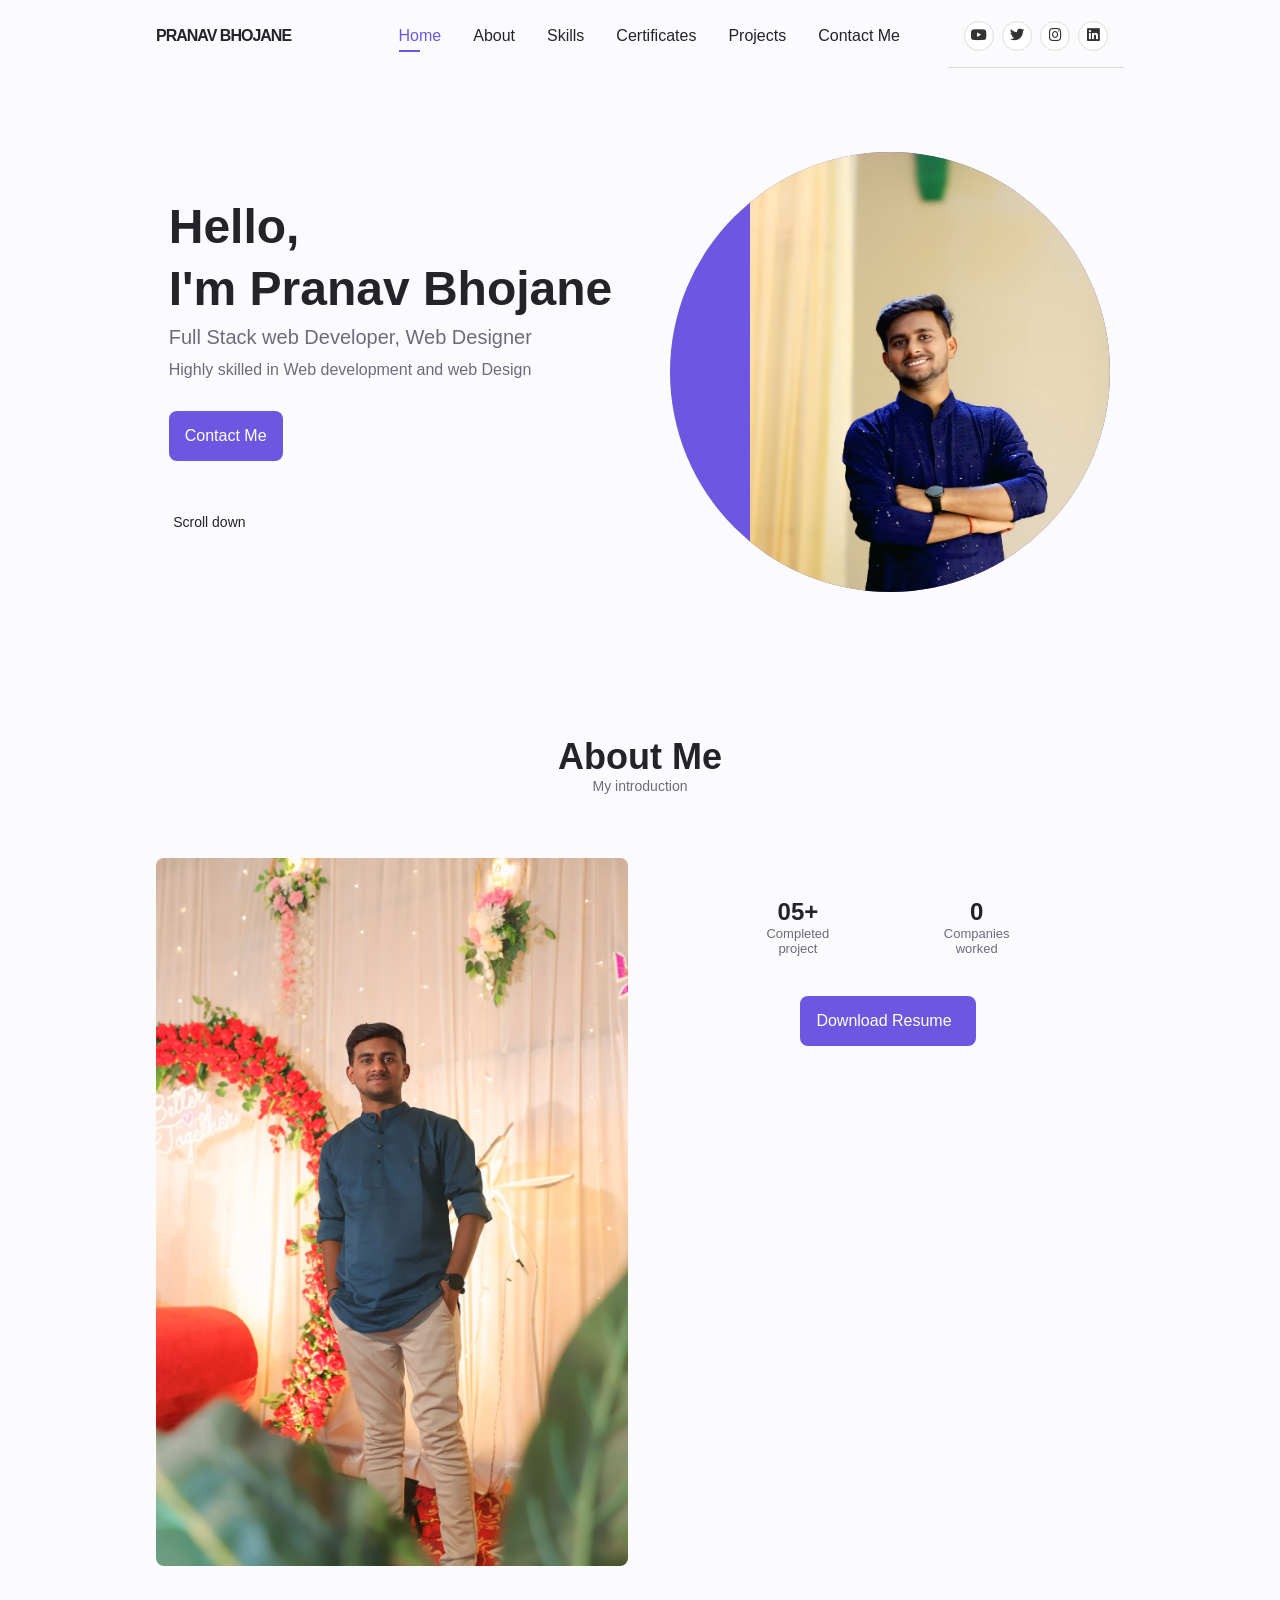
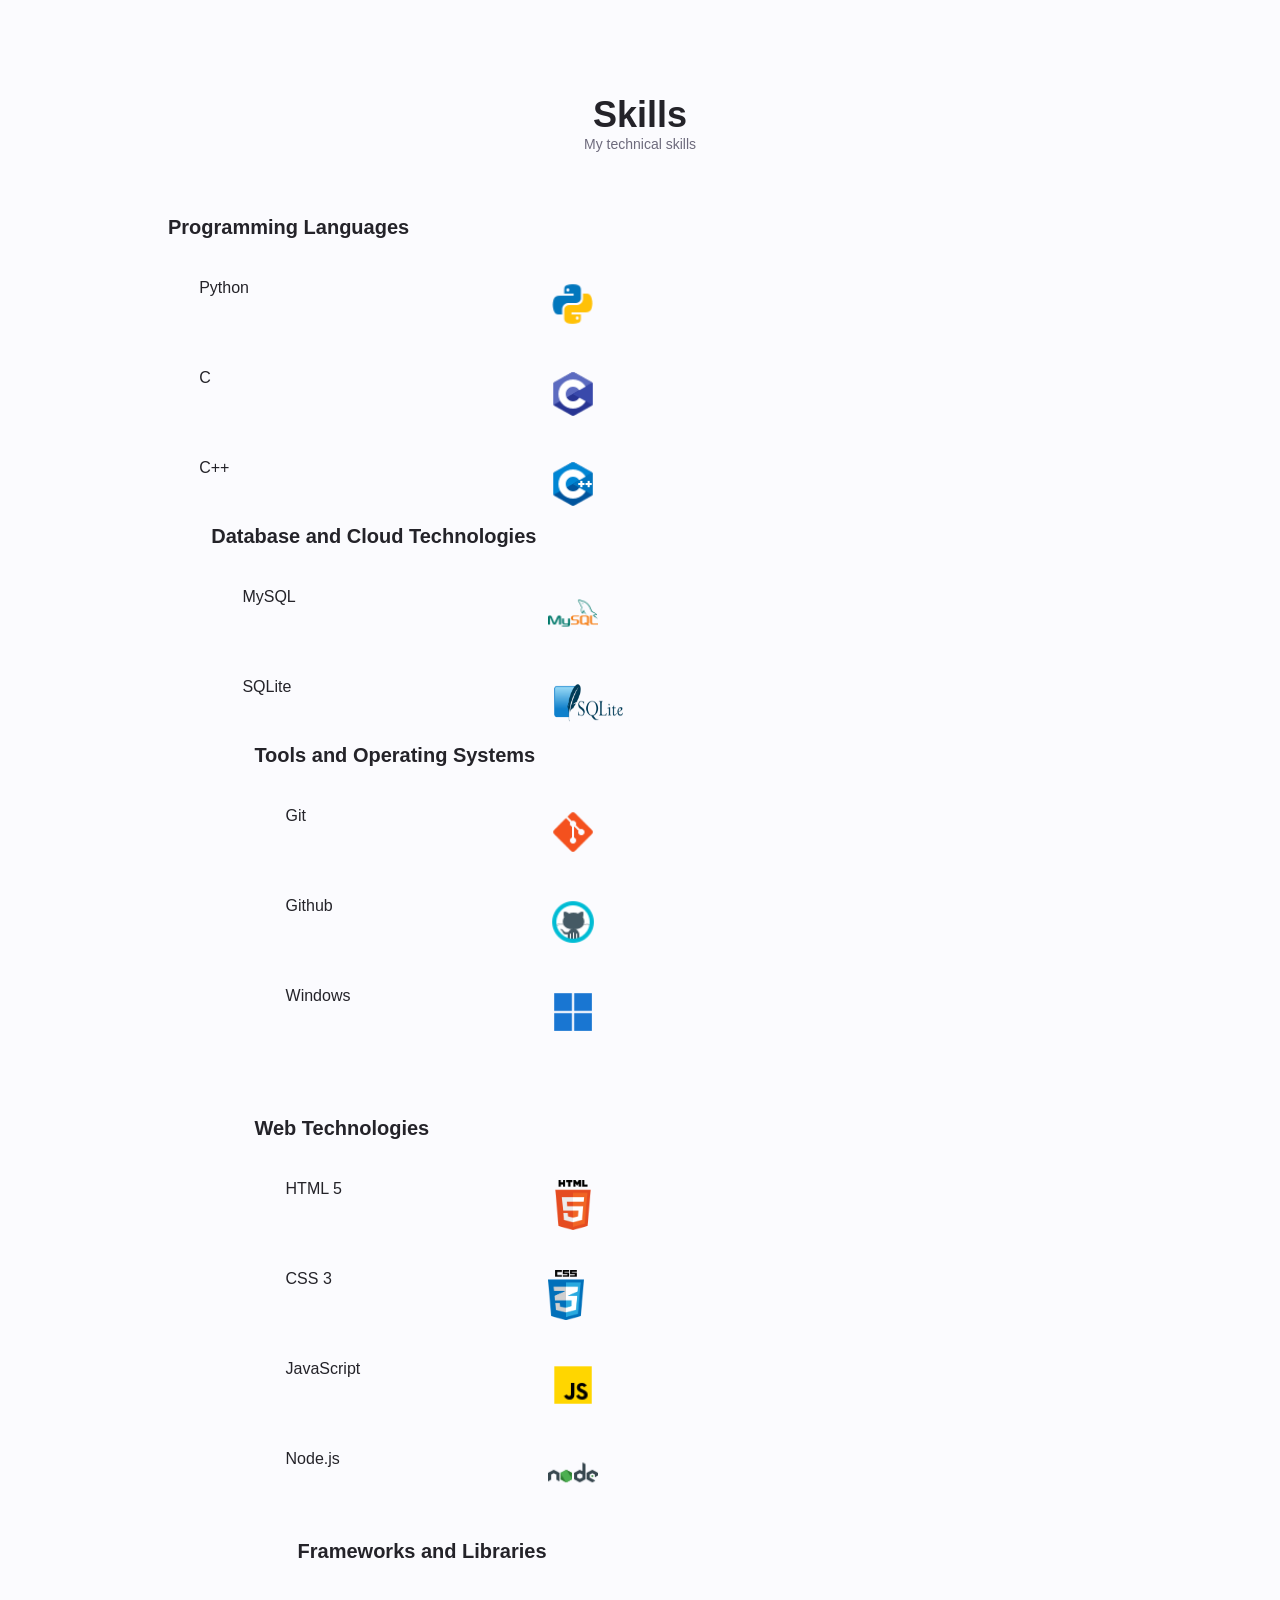
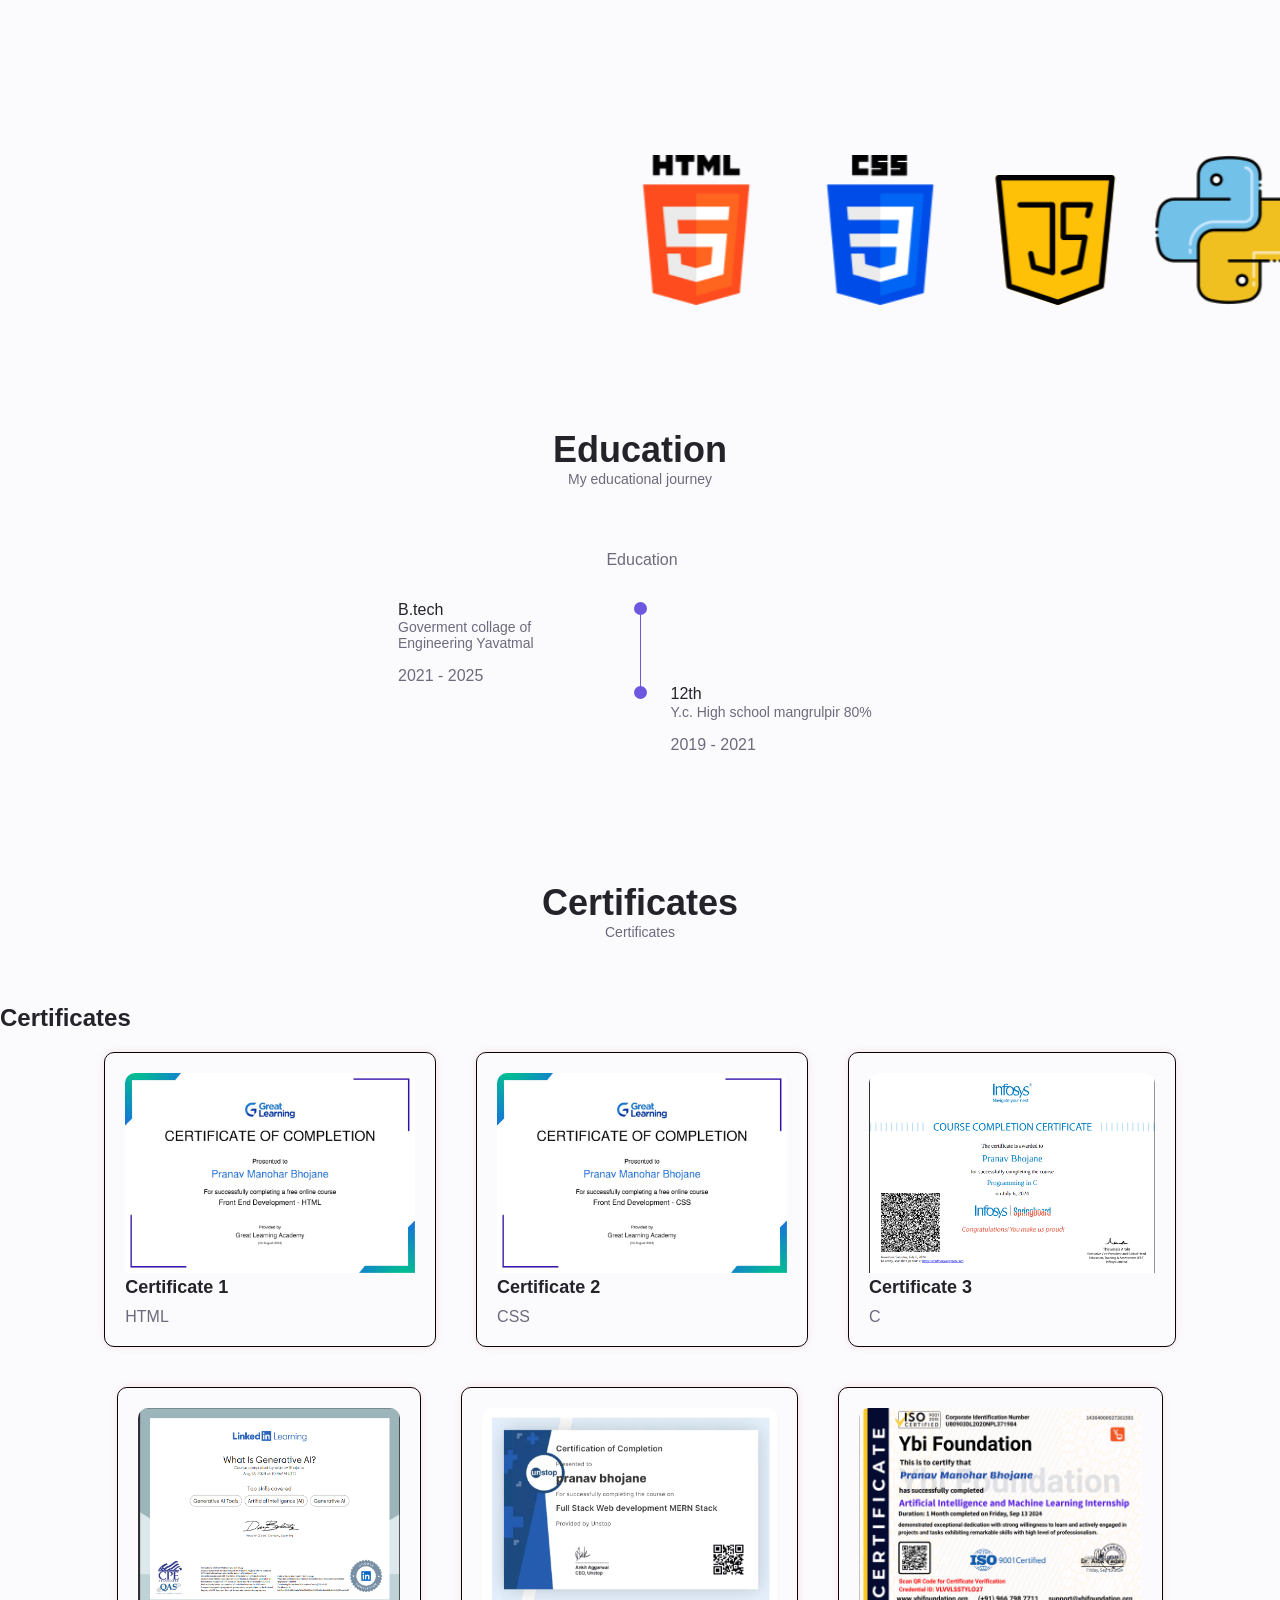
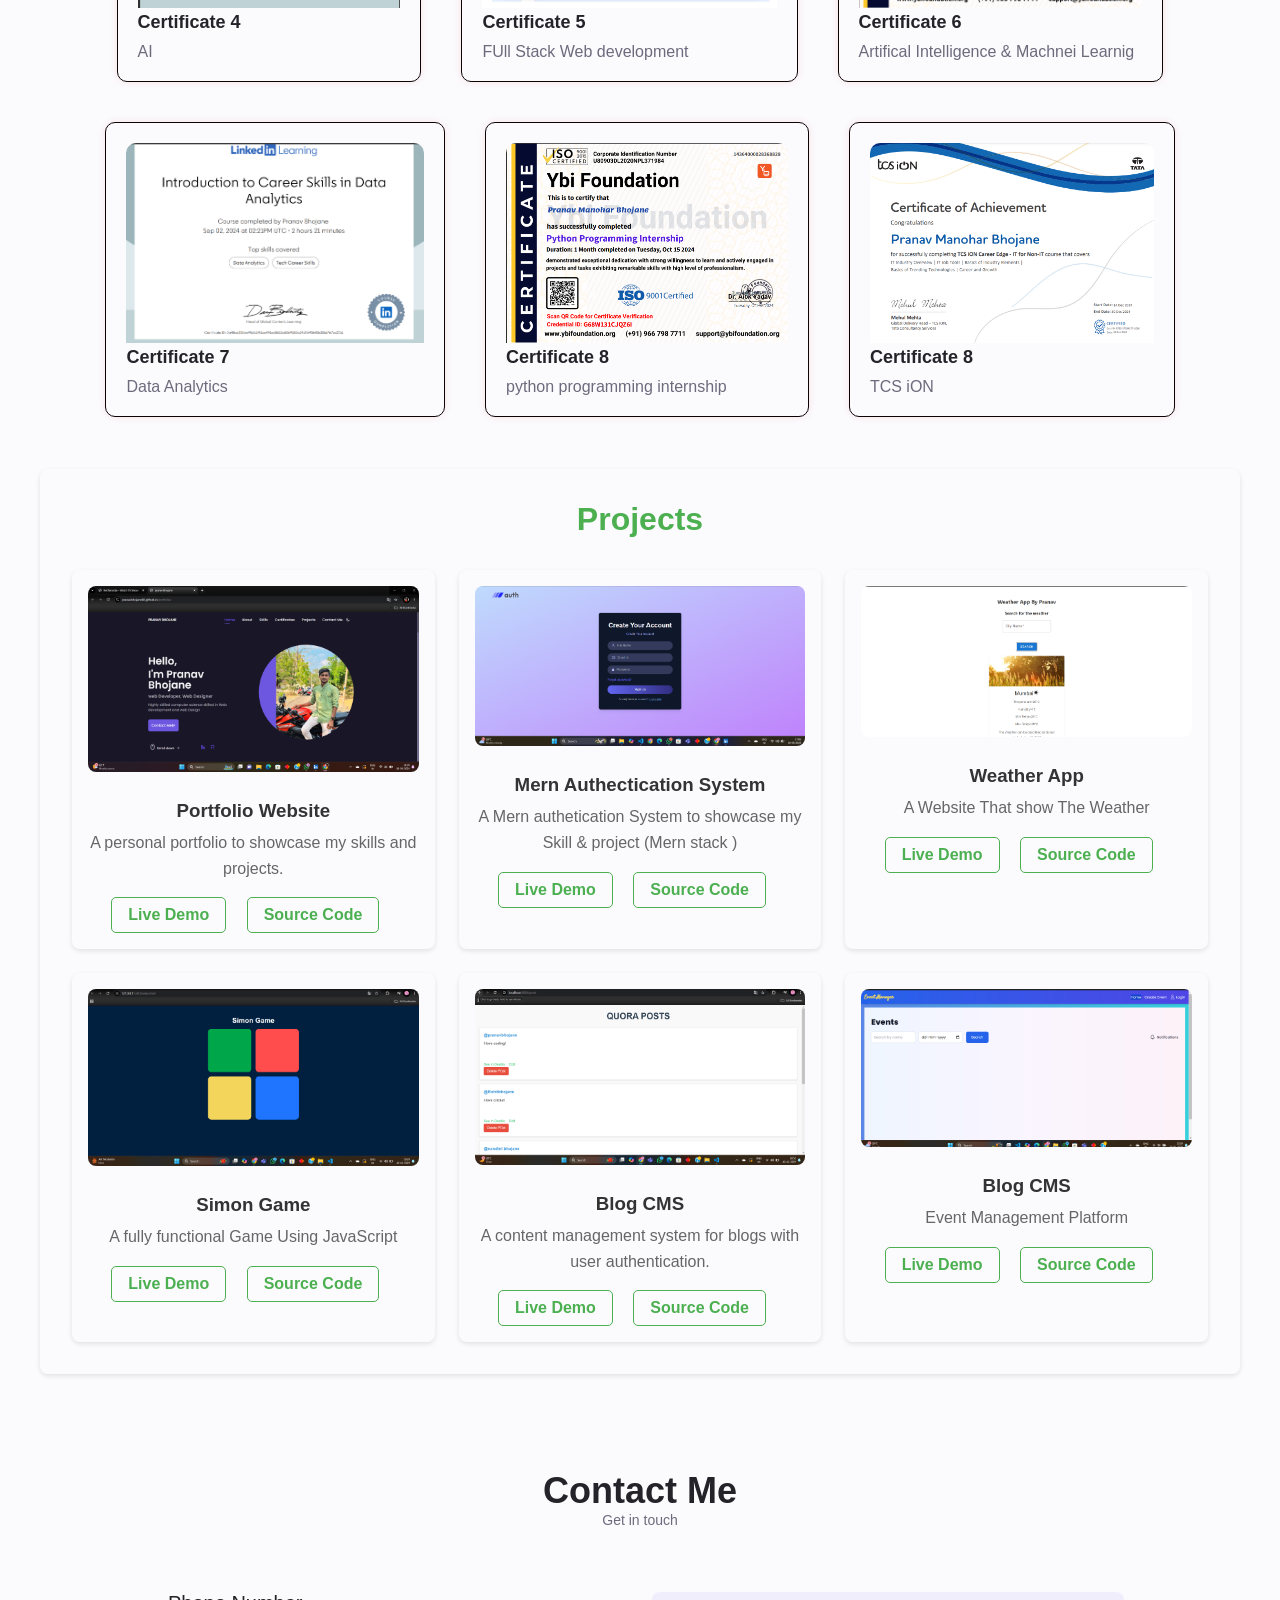
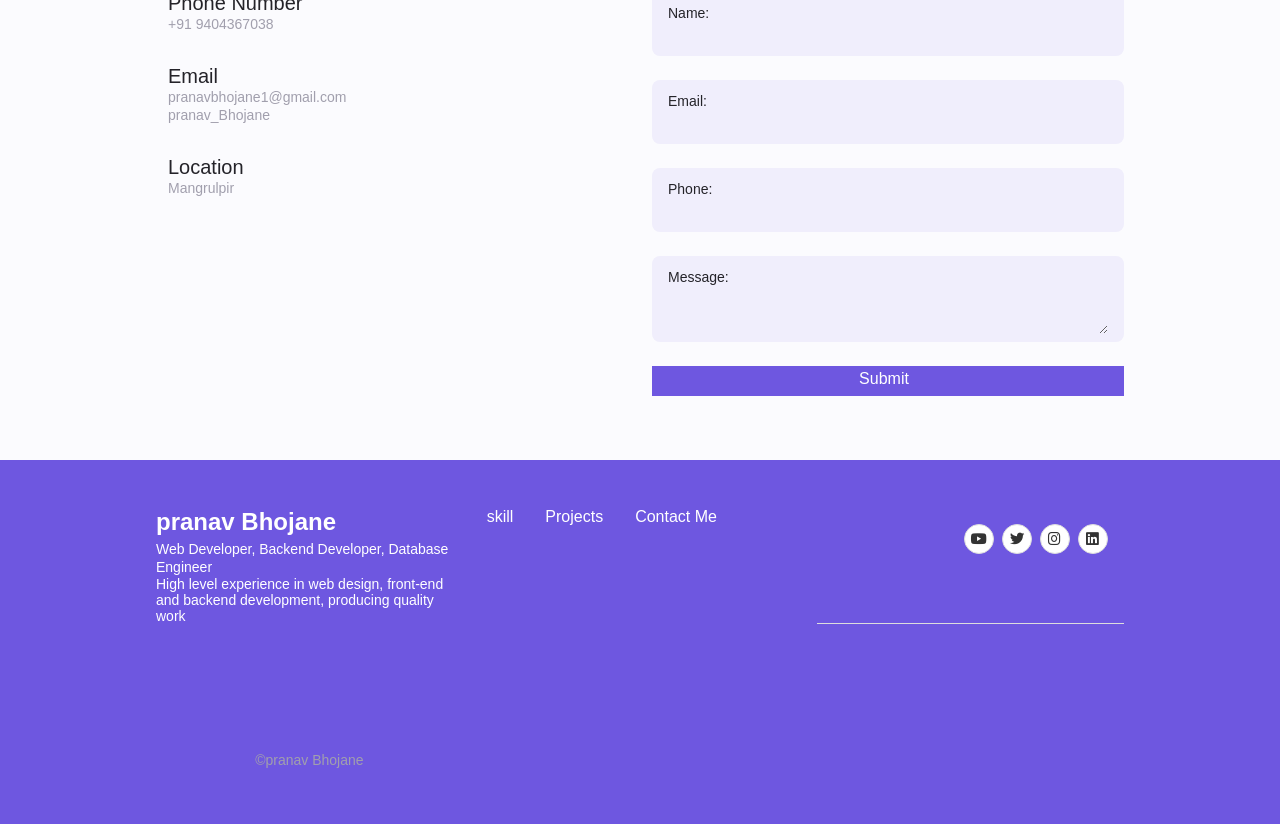
<file: index.html>
<!DOCTYPE html>
<html lang="en">

<head>
    <meta charset="UTF-8">
    <meta name="viewport" content="width=device-width, initial-scale=1.0">



    <!--==================== UNICONS ====================-->
    <link rel="stylesheet" href="https://unicons.iconscout.com/release/v3.0.6/css/line.css">
    <link rel="stylesheet" href="https://cdnjs.cloudflare.com/ajax/libs/font-awesome/6.6.0/css/all.min.css"
        integrity="sha512-Kc323vGBEqzTmouAECnVceyQqyqdsSiqLQISBL29aUW4U/M7pSPA/gEUZQqv1cwx4OnYxTxve5UMg5GT6L4JJg=="
        crossorigin="anonymous" referrerpolicy="no-referrer" />

    <link rel="icon" type="image/x-icon" href="css/img/portfolio.png">



    <!--==================== SWIPER CSS ====================-->
    <link rel="stylesheet" href="css/swiper-bundle.min.css">

    <!--==================== CSS ====================-->
    <link rel="stylesheet" href="css/style2.css">

    <link rel="stylesheet" href="css/project.css">


    <link rel="stylesheet" href="css/certificate.css">

    <link rel="stylesheet" href="css/style3.css">

    <title>pranav Bhojane</title>
</head>

<body>
    <!--==================== HEADER ====================-->
    <header class="header" id="header">
        <nav class="nav container">
            <a href="#home" class="nav_logo">
                pranav Bhojane
            </a>


            <div class="nav_menu" id="nav-menu">
                <ul class="nav_list">
                    <li class="nav-item">
                        <a href="#home" class="nav_link active_link">Home</a>
                    </li>
                    <li class="nav-item">
                        <a href="#about" class="nav_link">About</a>
                    </li>
                    <li class="nav-item">
                        <a href="#skills" class="nav_link">Skills</a>
                    </li>
                    <li class="nav-item">
                        <a href="#services" class="nav_link">Certificates</a>
                    </li>
                    <li class="nav-item">
                        <a href="#project" class="nav_link">Projects</a>
                    </li>
                    <li class="nav-item">
                        <a href="#contact" class="nav_link">Contact Me</a>
                    </li>
                </ul>

                <div class="nav_close" id="nav-close">
                    <i class="uil uil-times nav_close" id="nav-close"></i>

                </div>
            </div>

            <div class="nav_btns">
                <!--===== THEME CHANGE BUTTON =====-->
                <i class="uil uil-moon change_theme" id="theme-button"></i>

                <div class="nav_toogle" id="nav-toggle">
                    <i class="uil uil-bars"></i>
                </div>
            </div>

            <header2>
                <div class="top-bar">
                    <div class="social-icons">
                        <a href="https://youtube.com/@pranavbhojane8100?si=1j3TrvTkFAjTxSoy " target="_blank"
                            class="social-icon"><i class="fa-brands fa-youtube"></i></a>
                        <a href="https://x.com/Me02Pranav?t=wFcQpyRDzV1j2nhZgczfNw&s=09" target="_blank"
                            class="social-icon"><i class="fab fa-twitter"></i></a>
                        <a href="https://www.instagram.com/pranav_0809?igsh=MWM3MTN4eHd4cWY5eg==" target="_blank"
                            class="social-icon"><i class="fab fa-instagram"></i></a>
                        <a href="https://www.linkedin.com/in/pranav-bhojane-789b692b3?utm_source=share&utm_campaign=share_via&utm_content=profile&utm_medium=android_app"
                            target="_blank" class="social-icon"><i class="fa-brands fa-linkedin"></i></a>


                    </div>


                </div>
            </header2>

        </nav>

    </header>

    <!--==================== MAIN ====================-->
    <main class="main">
        <!--==================== HOME ====================-->
        <section class="home section" id="home">
            <div class="home_container container grid">
                <div class="home_img">
                    <img src="css/img/1741009247841.jpg" alt="">
                </div>

                <div class="home_data">
                    <h1 class="home_title">Hello,</h1>
                    <h2 class="home_title">I'm Pranav Bhojane</h2>
                    <h3 class="home_subtitle"> Full Stack web Developer, Web Designer</h3>
                    <p class="home_description">
                        Highly skilled in Web development and web Design
                    </p>
                    <a href="#contact" class="button button--flex">
                        Contact Me <i class="uil uil-message button__icon"></i>
                    </a>
                    <div class="home_scroll">
                        <a href="#about" class="home_scroll-button button--flex"></a>
                        <i class="uil uil-mouse-alt home_scroll-mouse"></i>
                        <span class="home_scroll-name">Scroll down</span>
                        <i class="uil uil-arrow-down home_scroll-arrow"></i>
                    </div>
                    <div class="home_social">
                        <span class="home_social-follow">Follow Me</span>
                        <div class="home_social-links">
                            <a href="https://www.linkedin.com/in/pranav-bhojane-789b692b3" target="_blank"
                                class="home_social-icon">
                                <i class="uil uil-linkedin-alt"></i>
                            </a>

                            <a href="https://github.com/pranavBhojane08" target="_blank" class="home_social-icon">
                                <i class="uil uil-github-alt"></i>
                            </a>
                        </div>
                    </div>

                    <div class="home_scroll_social">
                        <div class="home_scroll1">
                            <a href="#about" class="home_scroll-button button--flex"></a>
                            <i class="uil uil-mouse-alt home_scroll-mouse"></i>
                            <span class="home_scroll-name">Scroll down</span>
                            <i class="uil uil-arrow-down home_scroll-arrow"></i>
                        </div>
                        <div class="home_social1">
                            <div class="home_social-link">
                                <a href="https://www.linkedin.com/in/pranav-bhojane-789b692b3" target="_blank"
                                    class="home_social-icon">
                                    <i class="uil uil-linkedin-alt"></i>
                                </a>

                                <a href="https://github.com/pranavBhojane08" target="_blank"
                                    class="home_social-icon">
                                    <i class="uil uil-github-alt"></i>
                                </a>
                            </div>
                        </div>
                    </div>


                </div>
            </div>
        </section>

        <!--==================== ABOUT ====================-->
        <section class="about section" id="about">
            <h2 class="section__title">About Me</h2>
            <span class="section__subtitle">My introduction</span>


            <div class="about_container container grid">
                <img src="css/img/WhatsApp%20Image%202024-11-25%20at%2019.10.18_7171cbcc.jpg" alt="" class="about_img">

                <div class="about_data">
                    <p class="about_description">
                    </p>
                    <div class="about_info">
                        <div>
                            <span class="about_info-title">05+</span>
                            <span class="about_info-name">Completed <br>project</span>
                        </div>
                        <div>
                            <span class="about_info-title">0</span>
                            <span class="about_info-name">Companies <br>worked</span>
                        </div>
                    </div>
                    <div class="about_buttons">
                        <a href="https://www.linkedin.com/in/pranav-bhojane-789b692b3" target="_blank"
                            class="button button--flex">
                            Download Resume <i class="uil uil-download-alt button_icon"></i>
                        </a>
                    </div>
                </div>
            </div>
        </section>

          <!--==================== SKILLS ====================-->
        <section class="skills section" id="skills">
            <h2 class="section__title">Skills</h2>
            <span class="section__subtitle">My technical skills</span>

            <div class="skills_container container grid">
                <div>
                    <!--=========== SKILL 1 ============-->
                    <div class="skills_content skills_open">
                        <div class="skills_header">
                            <i class="uil uil-brackets-curly skills_icon"></i>

                            <div>
                                <h1 class="skills_title">Programming Languages</h1>

                            </div>

                                                        
                        </div>
                        <div class="skills_list grid">
                            <div class="skills_data">
                                <div class="skills_titles">
                                    <h3 class="skills_name">Python</h3>
                                    <div class = "skill_logo">
                                        <img src="css/img/python_logo.png" alt="N/A">
                                    </div>
                                </div>



                        </div>
                        <div class="skills_data">
                            <div class="skills_titles">
                                <h3 class="skills_name">C</h3>
                                <div class="skill_logo">
                                    <img src="css/img/c_logo.png" alt="N/A">
                                </div>
                            </div>

                        </div>
                        <div class="skills_data">
                            <div class="skills_titles">
                                <h3 class="skills_name">C++</h3>
                                <div class="skill_logo">
                                    <img src="css/img/cpp_logo.png" alt="N/A">
                                </div>
                            </div>

                            <!-- </div>
                            <div class="skills_data">
                                <div class="skills_titles">
                                    <h3 class="skills_name">Java</h3>
                                    <div class = "skill_logo">
                                        <img src="assets/img/java_logo.png" alt="N/A">
                                    </div>
                                </div>
                                 -->
                            <!-- </div>
                            <div class="skills_data">
                                <div class="skills_titles">
                                    <h3 class="skills_name">Dart</h3>
                                    <div class = "skill_logo">
                                        <img src="assets/img/dart_logo.png" alt="N/A">
                                    </div>
                                </div>
                                
                            </div>
                        </div>
                    </div> -->
                            <!--=========== SKILL 2 ============-->
                            <div class="skills_content skills_open">
                        <div class="skills_header">
                            <i class="uil uil-server-network skills_icon"></i>

                            <div>
                                <h1 class="skills_title">Database and Cloud Technologies</h1>
                                
                            </div>


                            </div>
                        <div class="skills_list grid">
                            <div class="skills_data">
                                <div class="skills_titles">
                                    <h3 class="skills_name">MySQL</h3>
                                    <div class = "skill_logo">
                                        <img src="css/img/mysql_logo.png" alt="N/A">
                                    </div>
                                </div>
                                
                            <!-- </div>
                            <div class="skills_data">
                                <div class="skills_titles">
                                    <h3 class="skills_name">Oracle</h3>
                                    <div class = "skill_logo">
                                        <img src="assets/img/oracle_logo.png" alt="N/A">
                                    </div>
                                </div> -->

                            </div>
                            <div class="skills_data">
                                <div class="skills_titles">
                                    <h3 class="skills_name">SQLite</h3>
                                    <div class = "skill_logo">
                                        <img src="css/img/sqlite_logo.png" alt="N/A">
                                    </div>
                                </div>
                            <!--                                 
                            </div>
                            <div class="skills_data">
                                <div class="skills_titles">
                                    <h3 class="skills_name">Azure</h3>
                                    <div class = "skill_logo">
                                        <img src="assets/img/azure_logo.png" alt="N/A">
                                    </div>
                                </div>
                                 -->
                            <!-- </div>
                            <div class="skills_data">
                                <div class="skills_titles">
                                    <h3 class="skills_name">AWS</h3>
                                    <div class = "skill_logo">
                                        <img src="assets/img/aws_logo.png" alt="N/A">
                                    </div>
                                </div>
                                
                            </div>
                        </div>
                    </div> -->
                            <!--=========== SKILL 5 ============-->
                            <div class="skills_content skills_open">
                        <div class="skills_header">
                            <i class="uil uil-brackets-curly skills_icon"></i>

                            <div>
                                <h1 class="skills_title">Tools and Operating Systems</h1>
                                
                            </div>


                        </div>
                        <div class="skills_list grid">
                            <div class="skills_data">
                                <div class="skills_titles">
                                    <h3 class="skills_name">Git</h3>
                                    <div class="skill_logo">
                                        <img src="css/img/git_logo.png" alt="N/A">
                                    </div>
                                </div>

                            </div>
                            <div class="skills_data">
                                <div class="skills_titles">
                                    <h3 class="skills_name">Github</h3>
                                    <div class="skill_logo">
                                        <img src="css/img/github_logo.png" alt="N/A">
                                    </div>
                                </div>

                            </div>
                            <!-- <div class="skills_data">
                                <div class="skills_titles">
                                    <h3 class="skills_name">Android Studio</h3>
                                    <div class = "skill_logo">
                                        <img src="assets/img/androidstudio_logo.png" alt="N/A">
                                    </div>
                                </div> -->

                            <!-- </div>
                            <div class="skills_data">
                                <div class="skills_titles">
                                    <h3 class="skills_name">PyCharm</h3>
                                    <div class = "skill_logo">
                                        <img src="assets/img/pycharm_logo.png" alt="N/A">
                                    </div>
                                </div> -->

                            <!-- </div>
                            <div class="skills_data">
                                <div class="skills_titles">
                                    <h3 class="skills_name">Linux</h3>
                                    <div class = "skill_logo">
                                        <img src="assets/img/linux_logo.png" alt="N/A">
                                    </div>
                                </div>
                                
                            </div> -->

                            <div class="skills_data">
                                <div class="skills_titles">
                                    <h3 class="skills_name">Windows</h3>
                                    <div class="skill_logo">
                                        <img src="css/img/windows_logo.png" alt="N/A">
                                    </div>
                                </div>

                            </div>
                        </div>
                    </div>
                </div>
                <div>
                    <!--=========== SKILL 3 ============-->
                    <div class="skills_content skills_open">
                        <div class="skills_header">
                            <i class="uil uil-server-network skills_icon"></i>

                            <div>
                                <h1 class="skills_title">Web Technologies</h1>

                            </div>


                        </div>
                        <div class="skills_list grid">
                            <div class="skills_data">
                                <div class="skills_titles">
                                    <h3 class="skills_name">HTML 5</h3>
                                    <div class="skill_logo">
                                        <img src="css/img/html_logo.png" alt="N/A">
                                    </div>
                                </div>

                            </div>
                            <div class="skills_data">
                                <div class="skills_titles">
                                    <h3 class="skills_name">CSS 3</h3>
                                    <div class="skill_logo">
                                        <img src="css/img/css_logo.png" alt="N/A">
                                    </div>
                                </div>

                            </div>
                            <div class="skills_data">
                                <div class="skills_titles">
                                    <h3 class="skills_name">JavaScript</h3>
                                    <div class="skill_logo">
                                        <img src="css/img/javascript_logo.png" alt="N/A">
                                    </div>
                                </div>

                            </div>
                            <div class="skills_data">
                                <div class="skills_titles">
                                    <h3 class="skills_name">Node.js</h3>
                                    <div class = "skill_logo">
                                        <img src="css/img/nodejs_logo.png" alt="N/A">
                                    </div>
                                </div>
                                
                            </div>

                            <!-- <div class="skills_data">
                                <div class="skills_titles">
                                    <h3 class="skills_name">Chart.js</h3>
                                    <div class = "skill_logo">
                                        <img src="assets/img/chartjs_logo.png" alt="N/A">
                                    </div>
                                </div> -->

                            <!-- </div>
                            <div class="skills_data">
                                <div class="skills_titles">
                                    <h3 class="skills_name">PHP</h3>
                                    <div class = "skill_logo">
                                        <img src="assets/img/php_logo.png" alt="N/A">
                                    </div>
                                </div>
                                
                            </div>
                        </div>
                    </div> -->
                            <!--=========== SKILL 4 ============-->
                            <div class="skills_content skills_open">
                        <div class="skills_header">
                            <i class="uil uil-server-network skills_icon"></i>

                            <div>
                                <h1 class="skills_title">Frameworks and Libraries</h1>
                                
                            </div>


                            <!-- </div>
                        <div class="skills_list grid">
                            <div class="skills_data">
                                <div class="skills_titles">
                                    <h3 class="skills_name">Flask</h3>
                                    <div class = "skill_logo">
                                        <img src="assets/img/flask_logo.png" alt="N/A">
                                    </div>
                                </div> -->

                            <!-- </div>
                            <div class="skills_data">
                                <div class="skills_titles">
                                    <h3 class="skills_name">Django</h3>
                                    <div class = "skill_logo">
                                        <img src="assets/img/django_logo.png" alt="N/A">
                                    </div>
                                </div> -->

                            <!-- </div>
                            <div class="skills_data">
                                <div class="skills_titles">
                                    <h3 class="skills_name">Flutter</h3>
                                    <div class = "skill_logo">
                                        <img src="assets/img/flutter_logo.png" alt="N/A">
                                    </div>
                                </div> -->

                            <!-- </div>
                            <div class="skills_data">
                                <div class="skills_titles">
                                    <h3 class="skills_name">NumPy</h3>
                                    <div class = "skill_logo">
                                        <img src="assets/img/numpy_logo.png" alt="N/A">
                                    </div>
                                </div> -->
                            <!--                                 
                            </div>
                            <div class="skills_data">
                                <div class="skills_titles">
                                    <h3 class="skills_name">Pandas</h3>
                                    <div class = "skill_logo">
                                        <img src="assets/img/pandas_logo.png" alt="N/A">
                                    </div>
                                </div>
                                 -->
                            <!-- </div>
                            <div class="skills_data">
                                <div class="skills_titles">
                                    <h3 class="skills_name">Scikit-learn</h3>
                                    <div class = "skill_logo">
                                        <img src="assets/img/scikit_logo.png" alt="N/A">
                                    </div>
                                </div> -->

                            <!-- </div>
                            <div class="skills_data">
                                <div class="skills_titles">
                                    <h3 class="skills_name">Matplotlib</h3>
                                    <div class = "skill_logo">
                                        <img src="assets/img/matplotlib_logo.jpeg" alt="N/A">
                                    </div>
                                </div> -->

                        </div>
                    </div>
                </div>
            </div>
            </div>



            


        </section>
        <div style="margin-bottom: 20px;">
            <marquee behavior="scroll" direction="left" scrollamount="15" loop="infinite" style="width: 100%;">
                <img src="css/img/company-logo1.png" alt="Web Development"
                    style="width: 150px; height: auto; margin-right: 30px; ">
                <img src="css/img/company-logo2.png" alt="Web Development"
                    style="width: 150px; height: auto; margin-right: 30px;">
                <img src="css/img/company-logo3.png" alt="Web Development"
                    style="width: 130px; height: auto; margin-right: 30px;">
                <img src="css/img/company-logo4.png" alt="Web Development"
                    style="width: 150px; height: auto; margin-right: 30px;">
                <img src="css/img/company-logo5.png" alt="Web Development"
                    style="width: 150px; height: auto; margin-right: 30px;">
                <img src="css/img/company-logo6.png" alt="Web Development"
                    style="width: 150px; height: auto; margin-right: 30px;">
                <!-- <img src="png/company-logo7.png" alt="Web Development"
                    style="width: 150px; height: auto; margin-right: 30px;">
                <img src="png/company-logo8.png" alt="Web Development"
                    style="width: 150px; height: auto; margin-right: 30px;">
                <img src="png/company-logo9.png" alt="Web Development"
                    style="width: 150px; height: auto; margin-right: 30px;">
                <img src="png/company-logo10.png" alt="Web Development"
                    style="width: 210px; height: auto; margin-right: 30px;">
                <img src="png/company-logo11.png" alt="Web Development"
                    style="width: 80px; height: auto; margin-right: 30px;">
                <img src="png/company-logo12.png" alt="Web Development"
                    style="width: 120px; height: auto; margin-right: 30px;">
                <img src="png/company-logo13.png" alt="Web Development"
                    style="width: 210px; height: auto; margin-right: 30px;"> -->
                <img src="css/img/company-logo14.png" alt="Web Development"
                    style="width: 210px; height: auto; margin-right: 30px;">
                <!-- <img src="png/company-logo15.png" alt="Web Development"
                    style="width: 190px; height: auto; margin-right: 30px;"> -->

            </marquee>
        </div>
        <!--==================== QUALIFICATION ====================-->
        <section class="qualification section">
            <h2 class="section__title">Education</h2>
            <span class="section__subtitle">My educational journey</span>

            <div class="qualification_container container">
                <div class="qualification_tabs">
                    <div class="qualificaction_button button--flex qualification_active" data-target="#education">
                        <i class="uil uil-graduation-cap qualification_icon"></i>
                        Education
                    </div>
                </div>

                <div class="qualification_sections">
                    <!--========== QUALIFICATION CONTENT 1 ==========-->
                    <div class="qualification_content qualification_active" data-content id="education">
                        <!--============= QUALIFICATION 1 ===========-->
                        <div class="qualification_data">
                            <div>
                                <h3 class="qualification_title">B.tech</h3>
                                <span class="qualification_subtitle">Goverment collage of Engineering Yavatmal</span>
                                <div class="qualificaation_calender">
                                    <i class="uil uil-calender-alt"></i>
                                    2021 - 2025
                                </div>
                            </div>
                            <div>
                                <span class="qualification_rounder"></span>
                                <span class="qualification_line"></span>
                            </div>
                        </div>

                        <!--============= QUALIFICATION 2 ===========-->
                        <div class="qualification_data">
                            <div></div>

                            <div>
                                <span class="qualification_rounder"></span>
                                <!--<span class="qualification_line"></span>-->
                            </div>

                            <div>
                                <h3 class="qualification_title">12th</h3>
                                <span class="qualification_subtitle">Y.c. High school mangrulpir
                                    80%
                                </span>
                                <div class="qualificaation_calender">
                                    <i class="uil uil-calender-alt"></i>
                                    2019 - 2021
                                </div>
                            </div>

                        </div>
                    </div>
                    <!--========== QUALIFICATION CONTENT 2 ==========-->
                    <div class="qualification_content" data-content id="work">
                        <!--============= QUALIFICATION 1 ===========-->
                        <div class="qualification_data">
                            <div>
                                <h3 class="qualification_title">Mechanical Enginner</h3>
                                <span class="qualification_subtitle">Apple Inc - Germany</span>
                                <div class="qualificaation_calender">
                                    <i class="uil uil-calender-alt"></i>
                                    2016 - 2018
                                </div>
                            </div>
                            <div>
                                <span class="qualification_rounder"></span>
                                <span class="qualification_line"></span>
                            </div>
                        </div>
                    </div>
                </div>
            </div>
        </section>




        <!--==================== SERVICES ====================-->
        <section class="services section" id="services">
            <h2 class="section__title">Certificates</h2>
            <span class="section__subtitle">Certificates</span>



            <h2>Certificates</h2>
            <div class="certificate-container">
                <div class="certificate">
                    <img src="css/img/HTML certificate.jpg" alt="Certificate 1">
                    <h3>Certificate 1</h3>
                    <p>HTML</span></p>
                </div>
                <div class="certificate">
                    <img src="css/img/CSS certificate.jpg" alt="Certificate 2">
                    <h3>Certificate 2</h3>
                    <p>CSS</span></p>
                </div>
                <div class="certificate">
                    <img src="css/img/c certificate.png" alt="Certificate 3">
                    <h3>Certificate 3</h3>
                    <p>C</span></p>
                </div>
                <div class="certificate">
                    <img src="css/img/Ai.png" alt="Certificate 4">
                    <h3>Certificate 4</h3>
                    <p>AI</span></p>
                </div>
                <div class="certificate">
                    <img src="css/img/Screenshot (18).png" alt="Certificate 5">
                    <h3>Certificate 5</h3>
                    <p>FUll Stack Web development</span></p>
                </div>
                <div class="certificate">
                    <img src="css/img/Screenshot 2024-09-26 151842.png" alt="Certificate 6">
                    <h3>Certificate 6</h3>
                    <p>Artifical Intelligence & Machnei Learnig</span></p>
                </div>
                <div class="certificate">
                    <img src="css/img/Screenshot 2024-09-26 151919.png" alt="Certificate 7">
                    <h3>Certificate 7</h3>
                    <p>Data Analytics</span></p>
                </div>
                <div class="certificate">
                    <img src="css/img/Screenshot 2024-10-15 230016.png" alt="Certificate 8">
                    <h3>Certificate 8</h3>
                    <p>python programming internship</span></p>
                </div>
                 <div class="certificate">
                    <img src="css/img/Screenshot 2024-12-30 214937.png" alt="Certificate 8">
                    <h3>Certificate 8</h3>
                    <p>TCS iON </span></p>
                </div>

                <!-- add more certificates here -->
            </div>

        </section>

         <!-- project section -->
          <section  class="project section" id="projects">
            <h2>Projects</h2>
            <div class="project-container">
                <div class="project">
                    <img src="css/img/Screenshot (10).png" alt="Portfolio Website">
                    <h3>Portfolio Website</h3>
                    <p>A personal portfolio to showcase my skills and projects.</p>
                    <a href="https://pranavbhojane-portfolio.netlify.app/" target="_blank">Live Demo</a>
                    <a href="https://github.com/pranavBhojane08/portfolio" target="_blank">Source Code</a>
                </div>
                <div class="project">
                    <img src="css/img/Screenshot 2025-08-20 170619.png" alt="Mern Website">
                    <h3>Mern Authectication System</h3>
                    <p>A Mern authetication System to showcase my Skill & project (Mern stack )</p>
                    <a href="https://mern-authetication-1.onrender.com" target="_blank">Live Demo</a>
                    <a href="https://github.com/pranavBhojane08/Mern-authetication" target="_blank">Source Code</a>
                </div>
                      <div class="project">
                    <img src="css/img/Screenshot 2025-04-10 103942.png" alt="Portfolio Website">
                    <h3>Weather App</h3>
                    <p>A Website That show The Weather</p>
                    <a href="https://weather-appvite.netlify.app/" target="_blank">Live Demo</a>
                    <a href="https://github.com/pranavBhojane08/Weather-App" target="_blank">Source Code</a>
                </div>
                <div class="project">
                    <img src="css/img/Screenshot 2024-12-12 192838.png" alt="E-commerce App">
                    <h3>Simon Game</h3>
                    <p>A fully functional Game Using JavaScript</p>
                    <a href="https://simon-01game.netlify.app/" target="_blank">Live Demo</a>
                    <a href="https://github.com/pranavBhojane08/simon-game" target="_blank">Source Code</a>
                </div>
                <div class="project">
                    <img src="css/img/Screenshot 2024-12-12 185217.png" alt="Blog CMS">
                    <h3>Blog CMS</h3>
                    <p>A content management system for blogs with user authentication.</p>
                    <a href="https://github.com/pranavBhojane08/REST_API" target="_blank">Live Demo</a>
                    <a href="https://github.com/pranavBhojane08/REST_API" target="_blank">Source Code</a>
                </div>
                <div class="project">
                    <img src="css/img/Screenshot 2025-01-13 222039.png" alt="Blog CMS">
                    <h3>Blog CMS</h3>
                    <p>Event Management Platform</p>
                    <a href="https://event-managment-platform.netlify.app/" target="_blank">Live Demo</a>
                    <a href="https://github.com/pranavBhojane08/frontend" target="_blank">Source Code</a>
                </div>
            </div>
        </section>


        <!--============== SERVICES 1 =============-->
        <!-- <div class = "service_box">

                    <h4 style="float:left;" class="services_modal-title">Graduate Research Assistant</h4>
                    <h4 style="float:right;" class="services_modal-title">October 2022 - Present</h4>
                    <br>
                    <br>
                    <br>
                    <h6 style="float:inline-start;" class="services_modal-title"> <ul> UTA Center for Rural Health and Nursing</h6>
                    
                    <ul class="services_modal-services grid">
                        <li class="services_modal-service">
                            <i class="uil uil-check-circle services_modal-icon"></i>
                            <p>Gather rural health data by performing web scrapping using Python.</p>
                        </li>
                        <li class="services_modal-service">
                            <i class="uil uil-check-circle services_modal-icon"></i>
                            <p>Analyzing healthcare quantitative data using SAS statistical software.</p>
                        </li>
                        <li class="services_modal-service">
                            <i class="uil uil-check-circle services_modal-icon"></i>
                            <p>Helping with community assessments for developing project plans and helping with implementation.</p>
                        </li>
                    </ul>

                </div>
                    
                        
                <br>    
                 -->
        <!--============== SERVICES 2 =============-->

        <!-- <div class = "service_box">

                        <h4 style="float:left;" class="services_modal-title">Software Developer Intern (Flutter)</h4>
                        <h4 style="float:right;" class="services_modal-title">June 2020 - December 2020 </h4>
                        <br>
                        <h6 style="float:left;" class="services_modal-title">Shah and Anchor Kutchhi Engineering College</h6>
                        <br>
                        <br>
                        <br>
                        <br>
                        <ul class="services_modal-services grid">
                            <li class="services_modal-service">
                                <i class="uil uil-check-circle services_modal-icon"></i>
                                <p>Designed and developed UI components for the application using Flutter framework.</p>
                            </li>
                            <li class="services_modal-service">
                                <i class="uil uil-check-circle services_modal-icon"></i>
                                <p>Implemented customized Google Sign-in functionality using Firebase.</p>
                            </li>
                            <li class="services_modal-service">
                                <i class="uil uil-check-circle services_modal-icon"></i>
                                <p>Integrated Firebase Cloud Store database with the application for storing the user data.</p>
                            </li>
                        </ul>
                    </div>

            </section> -->

        <!--==================== PORTFOLIO ====================-->
        <!-- <section class="portfolio section" id="portfolio">
              <h2 class="section__title">Projects</h2>  
              <span class="section__subtitle">Most recent work</span>

              <div class="portfolio_container container swiper-container">
                <div class="swiper-wrapper"> -->
        <!--============ PORTFOLIO 1 ==============-->
        <!-- <div class="portfolio_content grid swiper-slide">
                        <img src="css/img/portfolio1.jpeg" alt="" class="portfolio_img">

                        <div class="portfolio_data">
                            <h3 class="portfolio_title">Distributed File Synchronization (Python, Socket Programming)</h3>
                            <p class="portfolio_description">
                                Website adaptable to all devices,with ui description
                                and animated interactions.
                            </p>
                            <a href="#" class="button button--flex button--small portfolio_button">
                                Demo 
                                <i class="uil uil-arrow-right button__icon"></i>
                            </a>
                        </div>
                    </div> -->
        <!--============ PORTFOLIO 2 ==============-->
        <!-- <div class="portfolio_content grid swiper-slide">
                        <img src="css/img/portfolio2.jpeg" alt="" class="portfolio_img">

                        <div class="portfolio_data">
                            <h3 class="portfolio_title">Netflix Database Management (React, Node, Oracle SQL)</h3> -->
        <!-- <p class="portfolio_description">
                                POS App description
                            </p> -->
        <!-- <a href="#" class="button button--flex button--small portfolio_button">
                                Demo 
                                <i class="uil uil-arrow-right button__icon"></i>
                            </a>
                        </div>
                    </div> -->
        <!-- ============ PORTFOLIO 3 ==============
                    <div class="portfolio_content grid swiper-slide">
                        <img src="css/img/" alt="" class="portfolio_img">

                        <div class="portfolio_data">
                            <h3 class="portfolio_title">Python web interface (Python, Flask, PyODBC, Azure, Chart.js, Redis)</h3> -->
        <!-- <p class="portfolio_description">
                                Website adaptable to all devices,with ui description
                                and animated interactions.
                            </p> -->
        <!-- <a href="#" class="button button--flex button--small portfolio_button">
                                Demo 
                                <i class="uil uil-arrow-right button__icon"></i>
                            </a>
                        </div>
                    </div> -->

        <!--============ PORTFOLIO 4 ==============-->
        <!-- <div class="portfolio_content grid swiper-slide">
                        <img src="assets/img/portfolio3.jpeg" alt="" class="portfolio_img">

                        <div class="portfolio_data">
                            <h3 class="portfolio_title">Detection of Bots on Twitter using Machine Learning</h3> -->
        <!-- <p class="portfolio_description">
                                Website adaptable to all devices,with ui description
                                and animated interactions.
                            </p> -->
        <!-- <a href="#" class="button button--flex button--small portfolio_button">
                                Demo 
                                <i class="uil uil-arrow-right button__icon"></i>
                            </a>
                        </div>
                    </div> -->


        <!--============ PORTFOLIO 5 ==============-->
        <!-- <div class="portfolio_content grid swiper-slide">
                        <img src="assets/img/portfolio3.jpeg" alt="" class="portfolio_img">

                        <div class="portfolio_data">
                            <h3 class="portfolio_title">Hospital Management System</h3>
                            <p class="portfolio_description">
                                Website adaptable to all devices,with ui description
                                and animated interactions.
                            </p>
                            <a href="#" class="button button--flex button--small portfolio_button">
                                Demo 
                                <i class="uil uil-arrow-right button__icon"></i>
                            </a>
                        </div>
                    </div> -->


        <!--============ PORTFOLIO 6 ==============-->
        <!-- <div class="portfolio_content grid swiper-slide">
                        <img src="assets/img/portfolio3.jpeg" alt="" class="portfolio_img">

                        <div class="portfolio_data">
                            <h3 class="portfolio_title">Patient Information System (Python, Tkinter, SQLite3)</h3>
                            <p class="portfolio_description">
                                Website adaptable to all devices,with ui description
                                and animated interactions.
                            </p>
                            <a href="#" class="button button--flex button--small portfolio_button">
                                Demo 
                                <i class="uil uil-arrow-right button__icon"></i>
                            </a>
                        </div>
                    </div>
                </div> -->

        <!--Add Arrow-->
        <!-- <div class="swiper-button-next">
                    <i class="uil uil-angle-right-b swiper-portfolio-icon"></i>
                </div>
                <div class="swiper-button-prev">
                    <i class="uil uil-angle-left-b swiper-portfolio-icon"></i>
                </div>
                Add Pagination
                <div class="swiper-pagination"></div>
              </div>
            </section> -->



        <!--==================== CONTACT ME ====================-->
        <section class="contact section" id="contact">
            <h2 class="section__title">Contact Me</h2>
            <span class="section__subtitle">Get in touch</span>
            <div class="contact_container container grid">
                <div>
                    <div class="contact_information">
                        <i class="uil uil-phone contact_icon"></i>

                        <div>
                            <h3 class="contact_title">Phone Number</h3>
                            <span class="contact_subtitle">+91 9404367038</span>
                        </div>
                    </div>
                    <div class="contact_information">
                        <i class="uil uil-envelope contact_icon"></i>

                        <div>
                            <h3 class="contact_title">Email</h3>
                            <span class="contact_subtitle">pranavbhojane1@gmail.com</span>
                            <br>
                            <span class="contact_subtitle">pranav_Bhojane</span>

                        </div>
                    </div>
                    <div class="contact_information">
                        <i class="uil uil-map-marker contact_icon"></i>

                        <div>
                            <h3 class="contact_title">Location</h3>
                            <span class="contact_subtitle">Mangrulpir</span>
                        </div>
                    </div>
                </div>



                <form action="https://api.web3forms.com/submit" method="POST" class="contact_form grid">
                    <div class="contact_inputs grid">

                        <div class="contact_content">
                            <label for="name" class="contact_label">Name:</label>
                            <input type="text" id="name" name="name" class="contact_input" required>
                            <input type="hidden" name="access_key" value="f48ea37e-f38b-4ba4-acf4-314376e1a66f">
                        </div>


                        <div class="contact_content">
                            <label for="email" class="contact_label">Email:</label>
                            <input type="email" id="email" name="email" class="contact_input" required>
                        </div>
                        <div class="contact_content">
                            <label for="phone" class="contact_label">Phone:</label>
                            <input type="text" id="Phone" name="Phone" class="contact_input" required>
                        </div>

                        <div class="contact_content">
                            <label for="message" class="contact_label">Message:</label>
                            <textarea id="message" name="message" class="contact_input"></textarea>

                        </div>

                        <div class="">
                            <input type="submit" value="Submit" class="contact_input" id="color" required>
                        </div>
                    </div>





                </form>
        </section>

        <!--====================FOOTER====================-->
        <footer class="footer">
            <div class="footer_bg">
                <div class="footer_container container grid">
                    <div>
                        <h1 class="footer_title">pranav Bhojane</h1>
                        <span class="footer_subtitle">Web Developer, Backend Developer, Database Engineer</span>
                        <br>
                        <p class="footer_subtitle">
                            High level experience in web design,
                            front-end and backend development,
                            producing quality work
                        </p>
                    </div>
                    <ul class="footer_links">
                        <li>
                            <a href="#services" class="footer_link">skill</a>
                        </li>
                        <li>
                            <a href="#portfolio" class="footer_link">Projects</a>
                        </li>
                        <li>
                            <a href="#contact" class="footer_link">Contact Me</a>
                        </li>
                    </ul>
                      <div class="top-bar">
                    <div class="social-icons">
                        <a href="https://youtube.com/@pranavbhojane8100?si=1j3TrvTkFAjTxSoy " target="_blank"
                            class="social-icon"><i class="fa-brands fa-youtube"></i></a>
                        <a href="https://x.com/Me02Pranav?t=wFcQpyRDzV1j2nhZgczfNw&s=09" target="_blank"
                            class="social-icon"><i class="fab fa-twitter"></i></a>
                        <a href="https://www.instagram.com/pranav_0809?igsh=MWM3MTN4eHd4cWY5eg==" target="_blank"
                            class="social-icon"><i class="fab fa-instagram"></i></a>
                        <a href="https://www.linkedin.com/in/pranav-bhojane-789b692b3?utm_source=share&utm_campaign=share_via&utm_content=profile&utm_medium=android_app"
                            target="_blank" class="social-icon"><i class="fa-brands fa-linkedin"></i></a>


                    </div>

                </div>
                <p class="footer_copy">&#169;pranav Bhojane</p>
            </div>
        </footer>

        <!--==================== SCROLL TOP ====================-->
        <a href="#" class="scrollup" id="scroll-up">
            <i class="uil uil-arrow-up scrollup_icon"></i>
        </a>

        <!--==================== SWIPER JS ====================-->
        <script src="css/swper-bundle.min.js"></script>

        <!--==================== MAIN JS ====================-->
        <script src="css/main.js"></script>

</body>

</html>
</file>
<file: css/style2.css>
/*==================== GOOGLE FONTS ====================*/
@import url("https://fonts.googleapis.com/css2?family=Poppins:wght@400;500;600&display=swap");

/*==================== VARIABLES CSS ====================*/
:root {
    
     --header-height: 3rem;
    /*========== Colors ==========*/
    /* Change favorite color */
    --hue-color: 250; /*Purple 250 - Green 142 - Blue 230 - Pink 340*/

    /* HSL color mode */
    --first-color: hsl(var(--hue-color), 69%, 61%);
    --first-color-second: hsl(var(--hue-color), 69%, 61%);
    --first-color-alt: hsl(var(--hue-color), 57%, 53%);
    --first-color-lighter: hsl(var(--hue-color), 92%, 85%);
    --title-color: hsl(var(--hue-color), 8%, 15%);
    --text-color: hsl(var(--hue-color), 8%, 45%);
    --text-color-light: hsl(var(--hue-color), 8%, 65%);
    --input-color: hsl(var(--hue-color), 70%, 96%);
    --body-color: hsl(var(--hue-color), 60%, 99%);
    --container-color: #fff;
    --scroll-bar-color: hsl(var(--hue-color), 12%, 90%);
    --scroll-thumb-color: hsl(var(--hue-color), 12%, 80%);

    /*========== Font and typography ==========*/
    --body-font: 'Poppins', sans-serif;

    /* .5rem = 8px, 1rem = 16px, 1.5rem = 24px ... */
    --big-font-size: 2rem;
    --h1-font-size: 1.5rem;
    --h2-font-size: 1.25rem;
    --h3-font-size: 1.125rem;
    --normal-font-size: .938rem;
    --small-font-size: .813rem;
    --smaller-font-size: .75rem;

    /*========== Font weight ==========*/
    --font-medium: 500;
    --font-semi-bold: 600;

    /*========== Margenes Bottom ==========*/
    /* .25rem = 4px, .5rem = 8px, .75rem = 12px ... */
    --mb-0-25: .25rem;
    --mb-0-5: .5rem;
    --mb-0-75: .75rem;
    --mb-1: 1rem;
    --mb-1-5: 1.5rem;
    --mb-2: 2rem;
    --mb-2-5: 2.5rem;
    --mb-3: 3rem;

    /*========== z index ==========*/
    --z-tooltip: 10;
    --z-fixed: 100;
    --z-modal: 1000;
}

/* Font size for large devices */
@media screen and (min-width: 968px) {
    :root {
        --big-font-size: 3rem;
        --h1-font-size: 2.25rem;
        --h2-font-size: 1.5rem;
        --h3-font-size: 1.25rem;
        --normal-font-size: 1rem;
        --small-font-size: .875rem;
        --smaller-font-size: .813rem;
    }
}

/*========== Variables Dark theme ==========*/
body.dark-theme{
  --first-color-dark: hsl(var(--hue-color), 8%, 20%);
  --first-color-second: hsl(var(--hue-color), 30%, 8%);
  --title-color: hsl(var(--hue-color), 4%, 95%);
  --text-color: hsl(var(--hue-color), 4%, 75%);
  --body-color: hsl(var(--hue-color), 28%, 12%);
  --container-color: hsl(var(--hue-color), 8%, 6%);
  --scroll-bar-color: hsl(var(--hue-color), 12%, 48%);
  --scroll-thumb-color: hsl(var(--hue-color), 12%, 36%);
  --box-shadow: 2px 2px 18px rgb(hsl(var(--input-color)));
  --input-color: hsl(var(--hue-color), 29%, 16%);
}

/*========== Button Dark/Light ==========*/
.change_theme{
  color: var(--title-color);
  font-size: 1.15rem;
  cursor: pointer;
}

.nav_btns{
  display: inline-flex;
  align-items: center;
  column-gap: 1rem;
}

/*==================== BASE ====================*/
* {
  box-sizing: border-box;
  padding: 0;
  margin: 0;
}

html {
  scroll-behavior: smooth;
}

body {
  margin: 0;
  font-family: var(--body-font);
  font-size: var(--normal-font-size);
  background-color: var(--body-color);
  color: var(--text-color);
}

h1, h2, h3, h4 {
  color: var(--title-color);
  font-weight: var(--font-semi-bold);
}

ul {
  list-style: none;
}

a {
  text-decoration: none;
}

img {
  max-width: 100%;
  height: auto;
  
}

/*==================== REUSABLE CSS CLASSES ====================*/
.section {
  padding: 2rem 0 4rem;
}

.section__title {
  font-size: var(--h1-font-size);
  color: var(--title-color);
}

.section__subtitle {
  display: block;
  font-size: var(--small-font-size);
  margin-bottom: var(--mb-3);
}

.section__title, 
.section__subtitle {
  text-align: center;
}

/*==================== LAYOUT ====================*/
.container {
  max-width: 968px;
  margin-left: var(--mb-1-5);
  margin-right: var(--mb-1-5);
}

.grid {
  display: grid;
  gap: 1.5rem;
}

.header{
  width: 100%;
  background-color: var(--body-color);
  position: fixed;
  top: 0;
  left: 0;
  z-index: var(--z-fixed);
  transition: .4s; /*For animation dark mode*/
}

/*==================== NAV ====================*/
.nav{
  height: 3rem;
  display: flex;
  justify-content: space-between;
  align-items: center;
}

.nav_logo,
.nav_toggle,
.nav_close{
  color: var(--title-color);
}

.nav_logo{
  text-transform: uppercase;
  font-weight: 700;
  letter-spacing: -1px;
  display: inline-flex;
  align-items: center;
  column-gap: .5rem;
  transition: .3s;
}

.nav_logo:hover{
  color: var(--first-color);
}

.nav_toggle{
  display: inline-flex;
  font-size: 1.25rem;
  cursor: pointer;
}

@media screen and (max-width: 767px){
  .nav_menu{
    position: fixed;
    background-color: var(--container-color);
    width: 80%;
    height: 100%;
    top: 0;
    right: -100%;
    box-shadow: -2px 0 4px hsla(var(--hue-color), 24%, 15%, .1) ;
    padding: 4rem 0 0 3rem;
    border-radius: 1rem 0 0 1rem;
    transition: .3s;
    z-index: var(--z-fixed);
  }
}

.nav_close{
  font-size: 1.5rem;
  position: absolute;
  top: 1rem;
  right: 1.25rem;
  cursor: pointer;
}

.nav_list{
  display: flex;
  flex-direction: column;
  row-gap: 1.5rem;
}

.nav_link{
  color: var(--title-color);
  font-weight: var(--font-medium);
  transition: .3s;
}

.nav_link:hover{
  color: var(--first-color);
}

/* show menu */
.show_menu{
  right: 0;
}

/* Active link */
.active_link{
  position: relative;
  color: var(--first-color);
}

.active_link::after{
  content: '';
  position: absolute;
  bottom: -.5rem;
  left: 0;
  width: 50%;
  height: 2px;
  background-color: var(--first-color);
}

/* Change background header */
.scroll_header{
  box-shadow: 0 1px 4px hsla(var(--hue-color), 4%, 15%, .1);
}

/*==================== HOME ====================*/
.home{
  padding: 6.5rem 0 2rem;
}

.home_container{
  position: relative;
  row: gap 2rem;;
}

.home_img{
  justify-self: center;
  background-color: var(--first-color);
  width: 200px;
  height: 200px;
  border-radius: 40%;
  padding-left: 40px;
  overflow: hidden;
  margin-bottom: var(--mb-1);
}

.home_title{
  font-size: var(--big-font-size);
  line-height: 104%;
  margin-bottom: var(--mb-0-75);
}

.home_subtitle{
  font-size: var(--h3-font-size);
  color: var(--text-color);
  font-weight: var(--font-medium);
  margin-bottom: var(--mb-0-75);
}

.home_description{
  margin-bottom: var(--mb-2);
}

.home_scroll{
  padding-top: var(--mb-0-75);
}

.home_scroll-button{
  color: var(--first-color);
  transition: .3s;
}

.home_scroll-button:hover{
  transform: translateY(.25rem)
}

.home_scroll-mouse{
  font-size: 2rem;
}

.home_scroll-name{
  font-size: var(--small-font-size);
  color: var(--title-color);
  font-weight: var(--font-medium);
  margin-right: var(--mb-0-25);
  cursor: pointer;
}

.home_scroll-arrow{
  font-size: 1.25rem;
}

.home_social{
  position: absolute;
  top: 2rem;
  right: .1rem;
  display:grid;
  justify-items: center;
  row-gap: 3.5rem;
}

.home_social-follow{
  font-weight: var(--font-medium);
  font-size: var(--smaller-font-size);
  color: var(--first-color);
  position: relative;
  transform: rotate(90deg);
}

.home_social_follow::after{
  content: '';
  position: absolute;
  width: 1rem;
  height: 2px;
  background-color: var(--first-color);
  right: -45%;
  top: 50%;
}

.home_social-links{
  display: inline-flex;
  flex-direction: column;
  row-gap: .25rem;
}

.home_social-icon{
  font-size: 1.25rem;
  color: var(--first-color);
}

.home_social-icon:hover{
  color: var(--first-color);
}




/*==================== BUTTONS ====================*/
.button{
  display: inline-block;
  background-color: var(--first-color);
  color: #FFF;
  padding: 1rem;
  border-radius: .5rem;
  font-weight: var(--font-medium);
  cursor: pointer;
}

.button:hover{
  background-color: var(--first-color-alt);
}

.button_icon{
  font-style: 1.25rem;
  margin-left: var(--mb-0-5);
  transition: .3s;
}

.button--white{
  background-color: #FFF;
  color: var(--first-color);
}

.button--white:hover{
  background-color: #FFF;
}

.button--flex{
  display: inline-flex;
  align-items: center;
}

.button--small{
  padding: .75rem 1rem;
}

.button--link{
  padding: 0;
  background-color: transparent;
  color: var(--first-color);
}

.button--link:hover{
  background-color: transparent;
  color: var(--first-color-alt);
}

/*==================== ABOUT ====================*/
.about_img{
  width: 800px;
  border-radius: .5rem;
  justify-self: center;
  align-self: center;
}

.about_description{
  text-align: center;
  margin-bottom: var(--mb-2-5);
}

.about_info{
  display: flex;
  justify-content: space-evenly;
  margin-bottom: var(--mb-2-5);
}

.about_info-title{
  font-size: var(--h2-font-size);
  font-weight: var(--font-semi-bold);
  color: var(--title-color);
}

.about_info-name{
  font-size: var(--smaller-font-size);
}

.about_info-title,
.about_info-name{
  display: block;
  text-align: center;
}

.about_buttons{
  display: flex;
  justify-content: center;
}

/*==================== SKILLS ====================*/
.skills_container{
  row-gap: 0;
}

.skills_header{
  display: flex;
  align-items: center;
  margin-bottom: var(--mb-2-5);
  cursor: pointer;
}

.skills_icon,
.skills_arrow{
  font-size: 2rem;
  color: var(--first-color);
}

.skills_icon{
  margin-right: var(--mb-0-75);
}

.skills_title{
  font-size: var(--h3-font-size);
}

.skills_subtitle{
  font-size: var(--small-font-size);
  color: var(--text-color-light);
}

.skills_list{
  row-gap: 1.5rem;
  padding-left: 2.7rem;
}

.skills_arrow{
  margin-left: auto;
  transition: .4s;
}

.skills_titles{
  display: flex;
  justify-content: space-between;
  margin-bottom: var(--mb-0-5);
}

.skills_name{
  font-size: var(--normal-font-size);
  font-weight: var(--font-medium);
}

.skills_bar,
.skills_percentage{
  height: 5px;
  border-radius: .25rem;
}

.skills_bar{
  background-color: var(--first-color-lighter);
}

.skills_percentage{
  display: block;
  background-color: var(--first-color);
}

.skills_html{
  width: 90%;
}

.skills_css{
  width: 80%;
}

.skills_javascript{
  width: 60%;
}

.skills_php{
  width: 80%;
}

.skills_nodejs{
  width: 60%;
}
.skills_python{
  width: 70%;
}
.skills_ruby{
  width: 55%;
}

.skills_figma{
  width: 90%;
}

.skills_sketch{
  width: 85%;
}

.skills_adobexd{
  width: 80%;
}

.skills_photoshop{
  width: 85%;
}

.skills_close .skills_list{
  height: 0;
  overflow: hidden;
}

.skills_open .skills_list{
  height: max-content;
  margin-bottom: var(--mb-2-5);
}

.skills_open .skills_arrow{
  transform: rotate(-180deg);
}


.skill_logo{
  height: 50px;
  width: 80px;
  display: flex;
  justify-content: space-between;
  margin-bottom: var(--mb-0-5);
}
/*==================== QUALIFICATION ====================*/
.qualification_tabs{
  display: flex;
  justify-content: space-evenly;
  margin-bottom: var(--mb-2);
}

.qualification_button{
  font-size: var(--h3-font-size);
  cursor: pointer;
}

.qualification_button:hover{
  color: var(--first-color);
}

.qualification_icon{
  font-size: 1.8rem;
  margin-right: var(--mb-0-25);
}

.qualification_data{
  display: grid;
  grid-template-columns: 1fr max-content 1fr;
  column-gap: 1.5rem;
}

.qualification_title{
  font-size: var(--normal-font-size);
  font-weight: var(--font-medium);
}

.qualification_subtitle{
  display: inline-block;
  font-size: var(--small-font-size);
  margin-bottom: var(--mb-1);
}

.qualification_calendar{
  font-size: var(--smaller-font-size);
  color: var(--text-color-light);
}

.qualification_rounder{
  display: inline-block;
  width: 13px;
  height: 13px;
  background-color: var(--first-color);
  border-radius: 50%;
}

.qualification_line{
  display: block;
  width: 1px;
  height: 100%;
  background-color: var(--first-color);
  transform: translate(6px, -7px);
}

.qualification [data-content]{
  display: none;
}

.qualification_active[data-content]{
  display: block;
}

.qualification_button.qualification_active{
  color: var(--first-color);
}
/*==================== SERVICES ====================*/

.service_box{
  border: thick double var(--first-color);
  margin: auto;
  width: 60%;
  padding: 10px;
}
.services_container{
  gap: 1.5rem;
  grid-template-columns: repeat(1, 2fr);
}


.services_content{
  position: relative;
  background-color: var(--container-color);
  padding: 3.5rem .5rem 1.25rem 1.5rem;
  border-radius: .25rem;
  box-shadow: 0 2px 4px rbba(0,0,0,.15);
  transition: .3s;
}

.services_content:hover{
  box-shadow: 0 4px 8px rgba(0,0,0,.15);
}

.services_icon{
  display: block;
  font-size: 1.5rem;
  color: var(--first-color);
  margin-bottom: var(--mb-1);
}

.services_title{
  font-size: var(--h3-font-size);
  margin-bottom: var(--mb-1);
  font-weight: var(--font-medium);
}

.services_button:hover .button_icon{
  transform: translateX(.25rem)
}

.services_modal{
  position: fixed;
  top: 0;
  left: 0;
  right: 0;
  bottom: 0;
  background-color: rgba(0,0,0,.5);
  display: flex;
  align-items: center;
  justify-content: center;
  padding: 0 1rem;
  z-index: var(--z-modal);
  opacity: 0;
  visibility: hidden;
  transition: .3s;
}

.services_modal-content{
  position:relative;
  background-color: var(--container-color);
  padding: 1.5rem;
  border-radius: .5rem;
}

.services_modal-services{
  row-gap: 1rem;
}

.services_modal-service{
  display: flex;
}

.services_modal-title{
  font-size: var(--h3-font-size);
  font-weight: var(--font-medium);
  margin-bottom: var(--mb-1-5);
}

.services_modal-close{
  position: absolute;
  top: 1rem;
  right: 1rem;
  font-size: 1.5rem;
  color: var(--first-color);
  cursor: pointer;
}

.services_modal-icon{
  color: var(--first-color);
  margin-right: var(--mb-0-25);
}

.active_modal{
  opacity: 1;
  visibility: visible;
}


/* Active Modal */


/*==================== PORTFOLIO ====================*/
.portfolio_container{
  overflow: initial;
}

.portfolio_content{
  padding: 0 1.5rem;
}

.portfolio_img{
  width: 265px;
  border-radius: .5rem;
  justify-self: center;
}

.portfolio_title{
  font-size: var(--h3-font-size);
  margin-bottom: var(--mb-0-5);
}

.portfolio_description{
  margin-bottom: var(--mb-0-75);
}

.portfolio_button{
  transform: translateX(.25rem)
}

.swiper-button-prev::after,
.swiper-button-next::after{
  content: '';
}

.swiper-portfolio-icon{
  font-size: 2rem;
  color: var(--first-color);
}

.swiper-button-prev{
  left: -.5rem;
}

.swiper-button-next{
  right: -.5rem;
}

.swiper-container-horizontal > .swiper-pagination-bullets{
  bottom: -2.5rem;
}

.swiper-pagination-bullet-active{
  background-color: var(--first-color);
}

.swiper-button-prev,
.swiper-button-next,
.swiper-pagination-bullet{
  outline: none;
}

/*==================== PROJECT IN MIND ====================*/
.project{
  text-align: center;
}

.project_bg{
  background-color: var(--first-color-second);
  padding-top: 3rem;
}

.project_title{
  font-size: var(--h2-font-size);
  margin-bottom: var(--mb-0-75);
}

.project_description{
  margin-bottom: var(--mb-1-5);
}

.project_title,
.project_description{
  color: #FFF;
}

.project_img{
  width: 232px;
  justify-self: center;
}
/*==================== TESTIMONIAL ====================*/
.testimonial_data,
.testimonial_header{
  display: flex;
}

.testimonial_data{
  justify-content: space-between;
  margin-bottom: var(--mb-1);
}

.testimonial_img{
  width: 60px;
  height: 60px;
  border-radius: 50%;
  margin-right: var(--mb-0-75);
}

.testimonial_name{
  font-size: var(--h3-font-size);
  font-weight: var(--font-medium);
}

.testimonial_client{
  font-size: var(--small-font-size);
  color: var(--text-color-light);
}

.testimonial_description{
  margin-bottom: var(--mb-2-5);
}

.testimonial_icon-star{
  color: var(--first-color);
}

.swiper-container .swiper-pagination-testimonial{
  bottom: 0;
}

/*==================== CONTACT ME ====================*/
.contact_container{
  row-gap: 3rem;
}

.contact_information{
  display: flex;
  margin-bottom: var(--mb-2);
}

.contact_icon{
  font-size: 2rem;
  color: var(--first-color);
  margin-right: var(--mb-0-75);
}

.contact_title{
  font-size: var(--h3-font-size);
  font-weight: var(--font-medium);
}

.contact_subtitle{
  font-size: var(--small-font-size);
  color: var(--text-color-light);
}

.contact_content{
  background-color: var(--input-color);
  border-radius: .5rem;
  padding: .75rem 1rem .25rem;
}

.contact_label{
  font-size: var(--small-font-size);
  color: var(--title-color);
}

.contact_input{
  width: 100%;
  background-color: var(--input-color);
  color: var(--text-color);
  font-family: var(--body-color);
  font-size: var(--normal-font-size);
  border: none;
  outline: none;
  padding: .25rem .5rem .5rem 0;
}
#color{
  background-color: #6e57E0;
  color: white;
}


/*==================== FOOTER ====================*/
.footer{
  padding-top: 2rem;
}

.footer_container{
  row-gap: 3.5rem;
}
.footer_bg{
  background-color: var(--first-color-second);
  padding: 2rem 0 3rem;
}

.footer_title{
  font-size: var(--h2-font-size);
  margin-bottom: var(--mb-0-25);
}

.footer_subtitle{
  font-size: var(--small-font-size);
}

.footer_links{
  display: flex;
  flex-direction: column;
  row-gap: 1.5rem;
}

.footer_link:hover{
  color: --first-color-lighter
}

.footer_social{
  font-size: 1.25rem;
  margin-right: var(--mb-1-5);
}

.footer_social:hover{
  color: var(--first-color-lighter);
}

.footer_copy{
  font-size: var(--small-font-size);
  text-align: center;
  color: var(--text-color-light);
  margin-top: var(--mb-3);
}

.footer_title,
.footer_subtitle,
.footer_link,
.footer_social{
  color: #fff;
}
/*========== SCROLL UP ==========*/
.scrollup{
  position: fixed;
  right: 1rem;
  bottom: -20%;
  background-color: var(--first-color);
  opacity: .8;
  padding: 0 .3rem;
  border-radius: .4rem;
  z-index: var(--z-tooltip);
  transition: .4s;
}

.scrollup:hover{
  background-color: var(--first-color-alt);
}

.scrollup_icon{
  font-size: 1.5rem;
  color: #FFF;
}

/* Show scroll */
.show_scroll{
  bottom: 5rem;
}

/*========== SCROLL BAR ==========*/
::-webkit-scrollbar{
  width: .60rem;
  background-color: var(--scroll-bar-color);
  border-radius: .5rem;
}

::-webkit-scrollbar-thumb{
  background-color: var(--scroll-thumb-color);
  border-radius: .5rem;
}

::-webkit-scrollbar-thumb:hover{
  background-color: var(--text-color-light);
}

/*==================== MEDIA QUERIES ====================*/
/* For small devices */
@media screen and (max-width: 350px){
  .container{
    margin-left: var(--mb-1);
    margin-right: var(--mb-1);
  }

  .nav_menu{
    padding: 2rem .25rem 4rem;
  }

  .nav_list{
    column-gap: 0;
  }

  .home_content{
    grid-template-columns: .25fr 3fr;
  }

  .home_scroll{
    visibility: hidden;
  }

  .home_blog{
    width: 180px;
  }

  .skills_title{
    font-size: var(--normal-font-size);
  }

  .qualification_data{
    gap: .5rem;
  }

  .services_container{
    grid-template-columns: max-content;
    justify-content: center;
  }

  .services_content{
    padding-right: 3.5rem;
  }

  .services_modal{
    padding: 0 .5rem;
  }

  .project_img{
    width: 200px;
  }

  .testimonial_data,
  .testimonial_header{
    flex-direction: column;
    align-items: center;
  }

  .testimonial_img{
    margin-right: 0;
    margin-bottom: var(--mb-0-25);
  }

  .testimonial_data,
  .testimonial_description{
    text-align: center;
  }
}

/* For medium devices */
@media screen and (max-width:568px){
  .home_scroll_social{
    visibility: hidden;
  }
}

@media screen and (min-width:568px){
  .home_container{
    display: grid;
    grid-template-columns: 1fr 1fr;
    gap: 30px;
    padding-top: .5rem;
  }

  .home_data{
    justify-self: center;
    padding-top: 30px;
  }

  

  .home_img{
    justify-self: center;
    background-color: var(--first-color);
    width: 240px;
    height: 240px;
    border-radius: 50%;
    overflow: hidden;
    padding-left: 60px;
    order: 1;
  }

  .home_social a {
    display: inline-block;
    justify-content: center;
    text-align: center;
    padding: 5px 5px;
  }

  .home_social{
    top: 3rem;
    right: .2rem;
  }
  
  .home_scroll{
    padding-top: 0;
  }
  
  .home_scroll_social{
    visibility: hidden;
  }

  .home_content{
    grid-template-columns: max-content 1fr 1fr;
  }

  .home_data{
    grid-column: initial;
  }

  .about_container,
  .skills_container,
  .portfolio_content,
  .project_container,
  .contact_container,
  .footer_container{
    grid-template-columns: repeat(2, 1fr);
  }

  .qualification_sections{
    display: grid;
    grid-template-columns: .6fr;
    justify-content: center;
  }
}

@media screen and (min-width: 767px){
  body{
    margin: 0;
  }

  .nav{
    height: calc(var(--header-height) + 1.5rem);
    column-gap: 3rem;
  }
  .nav_toggle,
  .nav_close{
    display: none;
  }
  .nav_list{
    flex-direction: row;
    column-gap: 3rem;
  }
  .nav_menu{
    margin-left: auto;
  }

  .nav_toogle{
    visibility: hidden;
  }
}


/* For large devices */
@media screen and (min-width: 768px){
  .container{
    margin-left: auto;
    margin-right: auto;
  }

  body{
    margin: 0;
  }

  .section{
    padding: 6rem 0 2rem;
  }

  .section__subtitle{
    margin-bottom: 4rem;
  }

  .header{
    top: 0;
    bottom: initial;
  }

  .header,
  .main,
  .footer_container{
    padding: 0 1rem;
  }

  .nav{
    height: calc(var(--header-height) + 1.5rem);
    column-gap: 1rem;
  }

  .nav_icon,
  .nav_close,
  .nav_toggle{
    display: none;
  }

  .nav_list{
    display: flex;
    column-gap: 2rem
  }

  .nav_list{
    display:flex;
    column-gap: 2rem;
  }

  .nav_menu{
    margin-left: auto;
  }

  .nav_toogle{
    visibility: hidden;
  }

  .change_theme{
    margin: 0;
  }

  .home_container{
    display: grid;
    grid-template-columns: 1fr 1fr;
    gap: 30px;
    padding-top: 3.5rem;
  }

  .home_data{
    justify-self: center;
    padding-top: 50px;
  }

  .home_img{
    justify-self: center;
    background-color: var(--first-color);
    width: 340px;
    height: 340px;
    border-radius: 50%;
    overflow: hidden;
    padding-left: 80px;
    order: 1;
  }

  

  .home_social{
    visibility: hidden;
  }

  .home_scroll{
    visibility: hidden;
  }
  
  .home_scroll_social{
    visibility: visible;
    display: grid;
    grid-template-columns: 1fr 1fr;
    justify-content: start;
  }

  .home_social1 a {
    display: inline-block;
    justify-content: center;
    text-align: center;
    padding: 10px 10px;
    visibility: visible;
  }

  .qualification_tabs{
    justify-content: center;
  }

  .qualification_button{
    margin: 0 var(--mb-1);
  }

  .qualification_sections{
    grid-template-columns: .5fr;
  }

  .services_container{
    grid-template-columns: repeat(2,218px);
    justify-content: center;
  }

  .services_icon{
    font-size: 2rem;
  }
  
  .services_content{
    padding: 6rem 0 2rem 2.5rem;
  }

  .services_modal-content{
    width: 450%;
  }

  .portfolio_img{
    width: 320px;
  }

  .portfolio_content{
    align-items: center;
  }

  .project{
    text-align: initial;
  }

  .project_bg{
    background: none;
  }

  .project_container{
    background-color: var(--first-color-second);
    border-radius: 1rem;
    padding: 3rem 2.5rem 0;
    grid-template-columns: 1fr max-content;
    column-gap: 3rem;
  }

  .project_data{
    padding-top: .8rem;
  }

  .footer_container{
    grid-template-columns: repeat(3,1fr);
  }

  .footer_bg{
    padding: 3rem 0 3.5rem;
  }

  .footer_links{
    flex-direction: row;
    column-gap: 2rem;
  }

  .footer_social{
    justify-self: flex-end;
  }

  .footer_copy{
    margin-top: 4.5rem;
  }

  /*For x-large devices */
  @media screen and (min-width: 1024px){
    body{
      font-size: var(--font-medium);
    }

    .header,
    .main,
    .footer_container{
      padding: 0;
    }

    .home_img{
      width: 440px;
      height: 440px;
    }

    .nav_toogle{
      visibility: hidden;
    }

    .services_container{
      grid-template-columns: repeat(2, 238px);
    }

    .portfolio_content{
      column-gap: 5rem;
    }

    .swiper-portfolio-icon{
      font-size: 3.5rem;
    }

    .swiper-button-prev{
      left: -3.5rem;
    }

    .swiper-button-next{
      right: -3.5rem;
    }

    .swiper-container-horizontal > .swiper-pagination-bullets{
      bottom: -4.5rem;
    }
    
  }


}
</file>
<file: css/project.css>
/* styles.css */
/* 
body {
    font-family: Arial, sans-serif;
    margin: 0;
    padding: 0;
    background-color: #f4f4f9;
    color: #333;
} */

/* header {
    text-align: center;
    padding: 2rem;
    background-color: #4CAF50;
    color: white;
} */

h1 {
    margin: 0;
}

#projects {
    padding: 2rem;
    max-width: 1200px;
    margin: 0 auto;
}

#projects h2 {
    text-align: center;
    margin-bottom: 2rem;
    font-size: 2rem;
    color: #4CAF50;
}

.project-container {
    display: grid;
    grid-template-columns: repeat(auto-fit, minmax(300px, 1fr));
    gap: 1.5rem;
}

.project {
  
    padding: 1rem;
    border-radius: 8px;
    box-shadow: 0 2px 5px rgba(0, 0, 0, 0.1);
    transition: transform 0.3s ease, box-shadow 0.3s ease;
    text-align: center;
}

.project img {
    width: 100%;
    height: auto;
    border-radius: 8px;
    margin-bottom: 1rem;
}

.project:hover {
    transform: translateY(-5px);
    box-shadow: 0 4px 10px rgba(0, 0, 0, 0.2);
}

.project h3 {
    margin: 0.5rem 0;
    color: #333;
}

.project p {
    margin: 0 0 1rem 0;
    line-height: 1.6;
    color: #666;
}

.project a {
    display: inline-block;
    margin-right: 1rem;
    text-decoration: none;
    color: #4CAF50;
    font-weight: bold;
    border: 1px solid #4CAF50;
    padding: 0.5rem 1rem;
    border-radius: 5px;
    transition: background-color 0.3s ease, color 0.3s ease;
}

.project a:hover {
    background-color: #4CAF50;
    color: white;
}

/* footer {
    text-align: center;
    padding: 1rem;
    background-color: #4CAF50;
    color: white;
    margin-top: 2rem;
} */
</file>
<file: css/certificate.css>
#certificates {
    background-color: rgb(247, 245, 245);
    padding: 100px 0;
    
  }
  
  .certificate-container {
    display: flex;
    flex-wrap: wrap;
    justify-content: center;
      transition: transform 0.3s ease-in-out;
  }
  
  .certificate {
    margin: 20px;
    padding: 20px;
    border: 1px solid rgb(14, 2, 2);
    border-radius: 10px;
    box-shadow: 0 0 10px rgba(205, 15, 15, 0.1);
  }
  
  .certificate img {
    width: 100%;
    height: 200px;
    object-fit: cover;
    border-radius: 10px 10px 0 0;
  }
  
  .certificate h3 {
    font-size: 18px;
    margin-bottom: 10px;
  }
  
  .certificate p {
    font-size: 16px;
    
  }
  
  .certificate p span {
    color: #cd1010;
  }
</file>
<file: css/style3.css>
* {
    margin: 0;
    padding: 0;
    box-sizing: border-box;
  }
  
  body {
    font-family: Arial, sans-serif;
  }
  
  .top-bar {
    display: flex;
    justify-content: flex-end;
    padding: 1em;
    /* background-color: #fff; */
    border-bottom: 1px solid #ddd;
  }
  
  .social-icons {
    display: flex;
    gap: 0.5em;
  }
  
  .social-icon {
    color: #333;
    font-size: 0.9em;
    width: 30px;
    height: 30px;
    display: flex;
    align-items: center;
    justify-content: center;
    background-color: #fff;
    border-radius: 50%;
    border: 1px solid #ddd;
    text-decoration: none;
    transition: background-color 0.3s, color 0.3s;
  }
  
  .social-icon:hover {
    background-color: #4e9f3d; /* Accent color on hover */
    color: #fff;
  }
</file>
